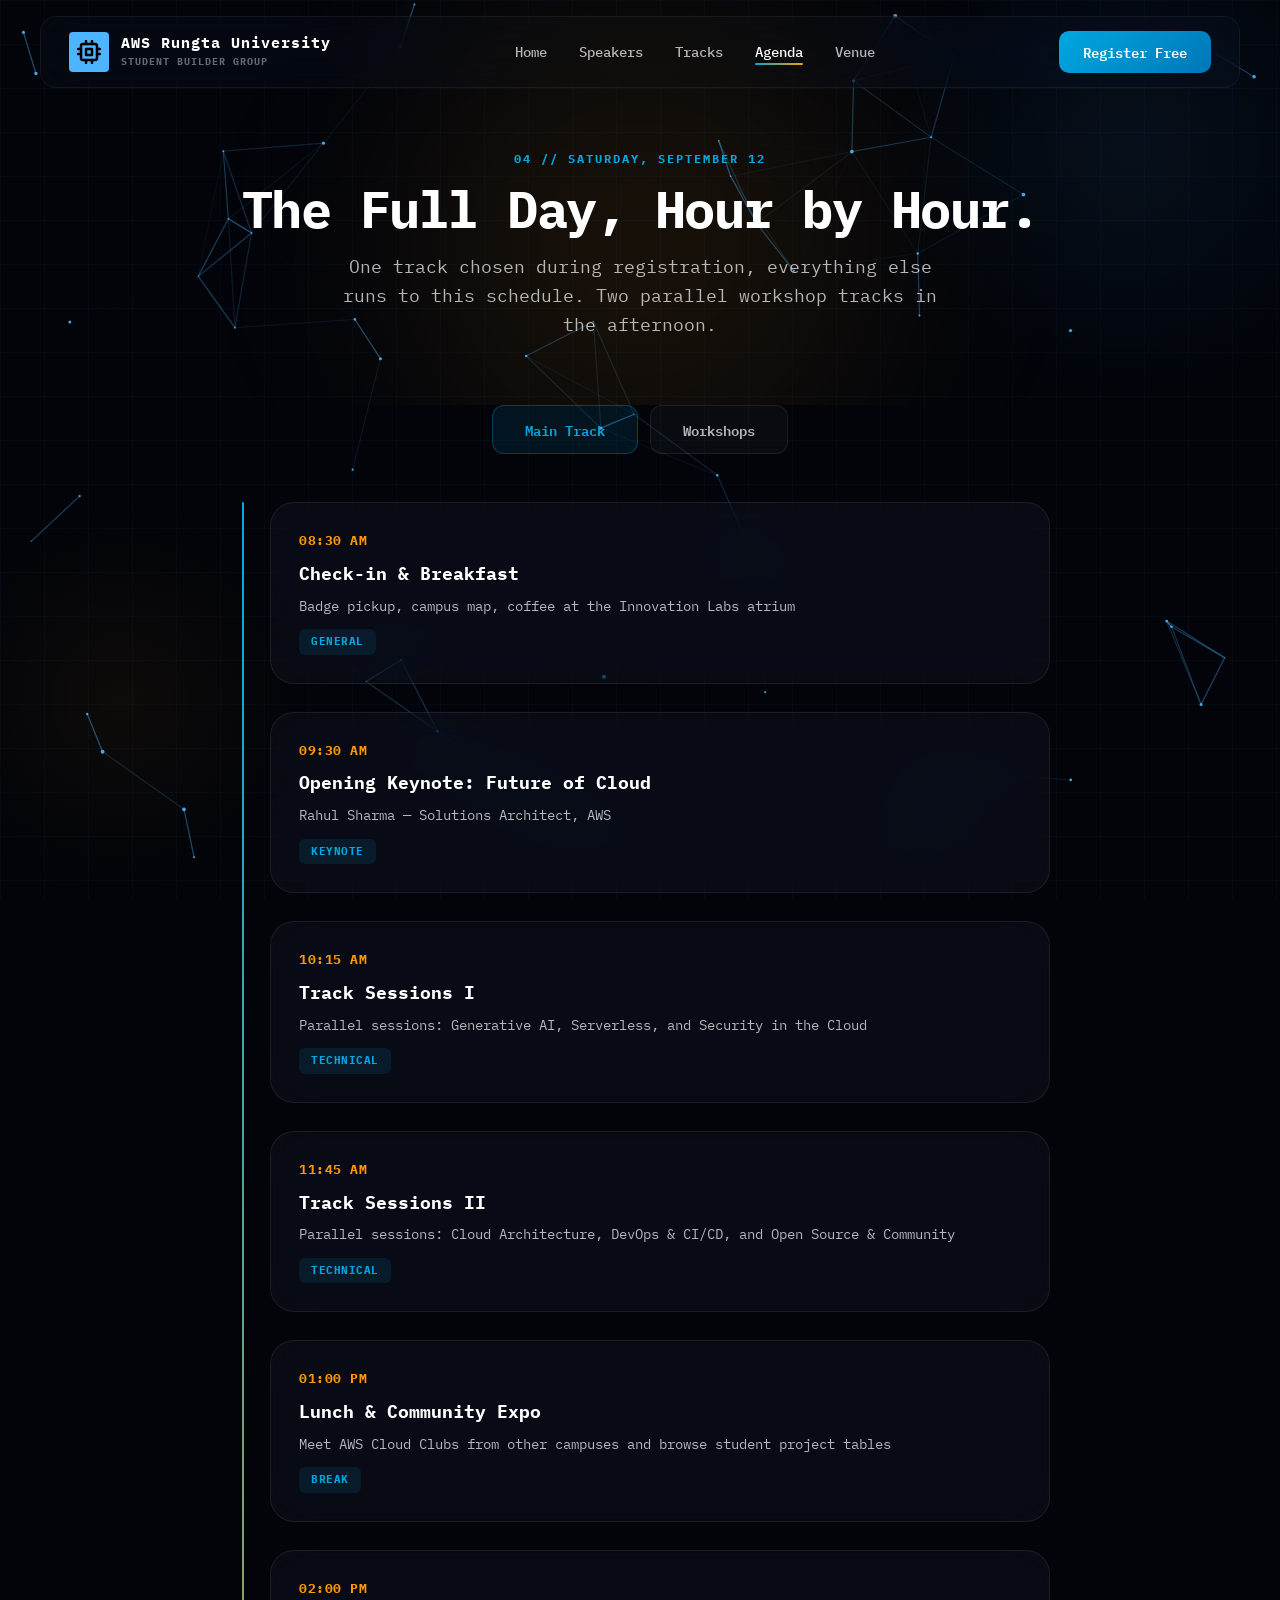
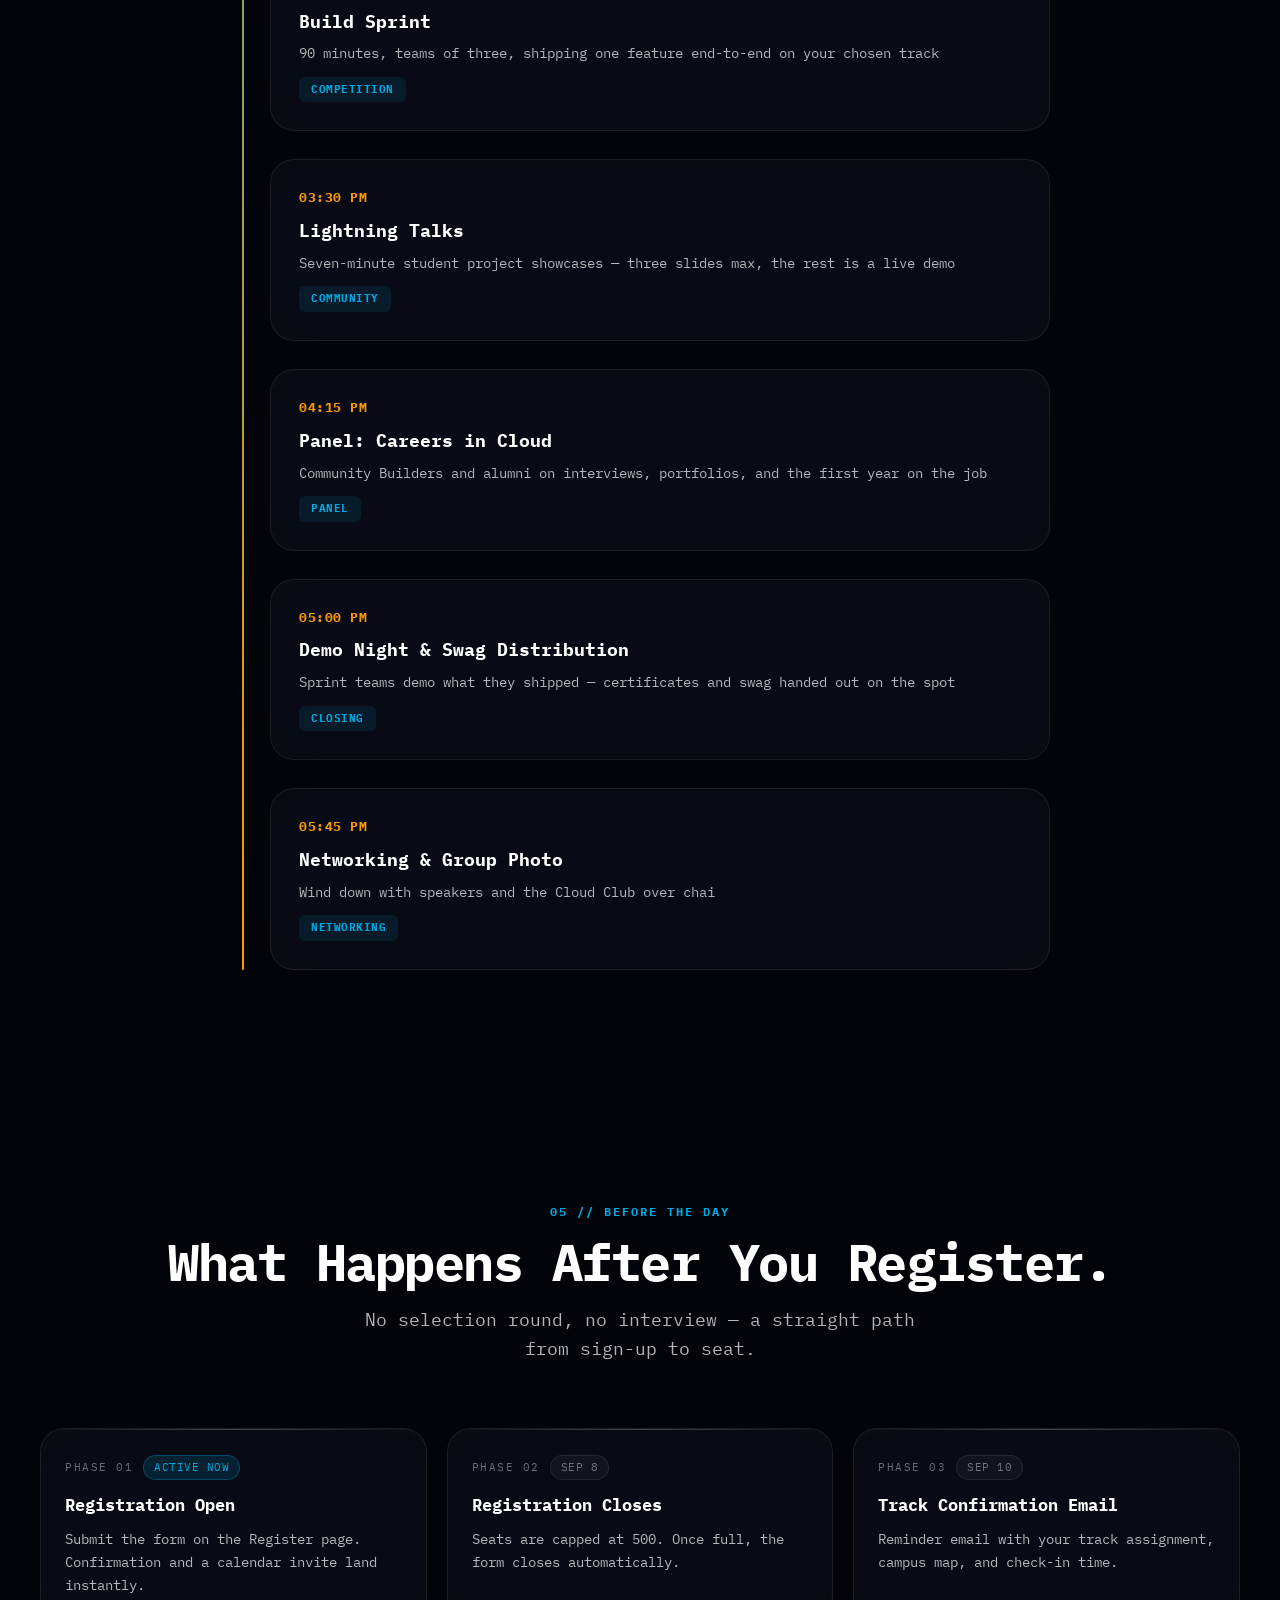
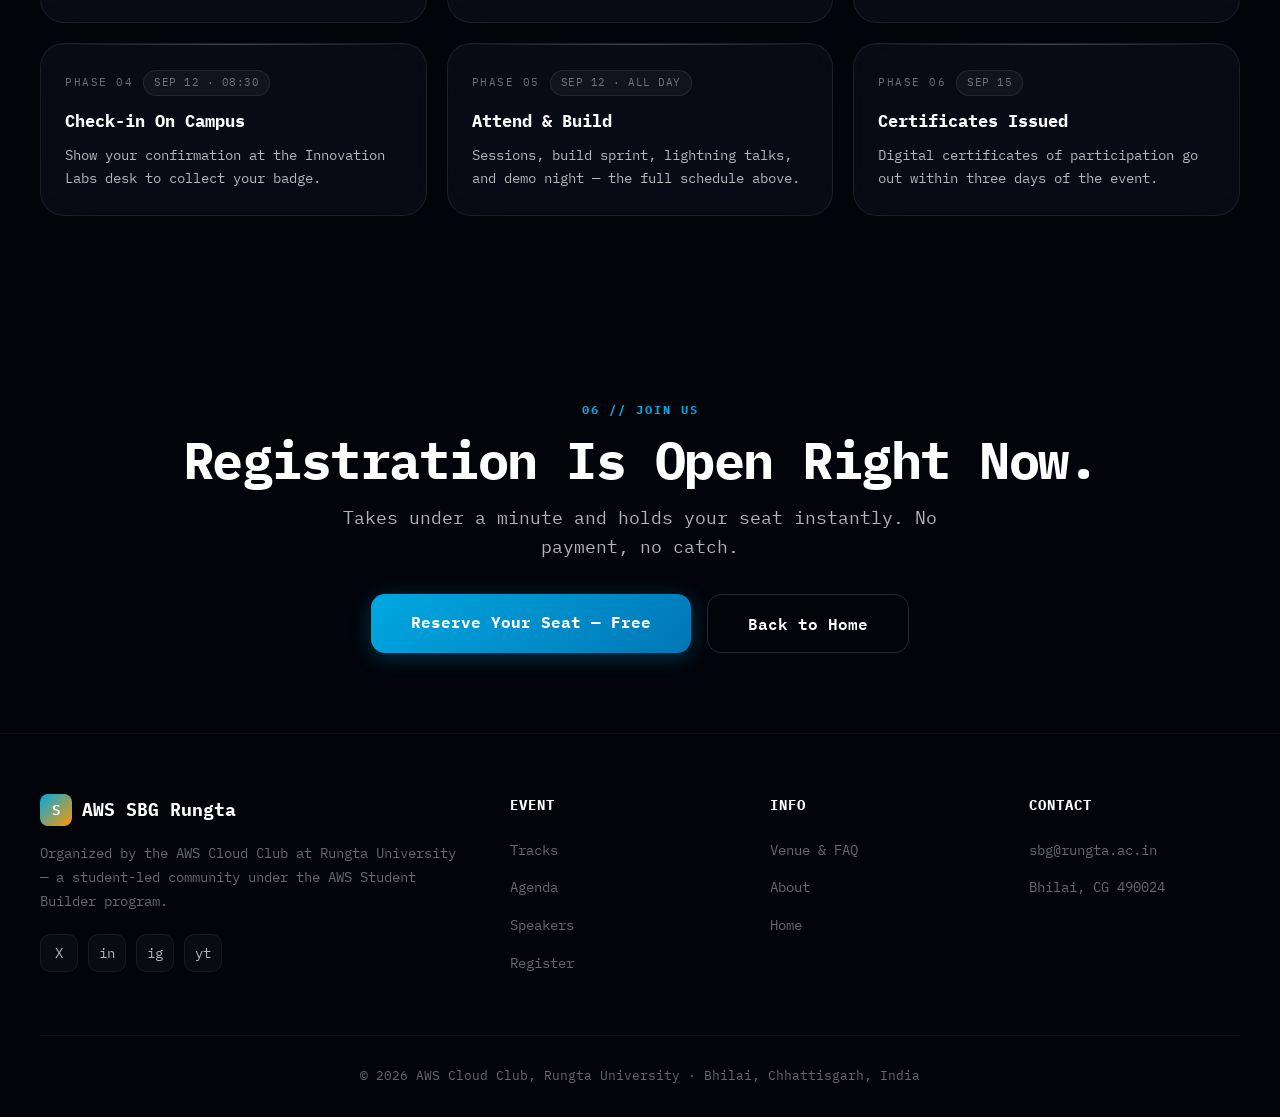
<file: agenda.html>
<!DOCTYPE html>
<html lang="en">
<head>
<meta charset="UTF-8">
<meta name="viewport" content="width=device-width, initial-scale=1.0">
<title>Agenda & Schedule | AWS Student Builder Community Day · Sep 12, 2026</title>
<meta name="description" content="Full schedule for AWS SBG Community Day at Rungta University. Sessions, workshops, build sprint, and demo night — Sep 12, 2026.">
<link href="https://fonts.googleapis.com/css2?family=IBM+Plex+Mono:wght@400;500;600;700&display=swap" rel="stylesheet">
<style>
:root{--font-display:'IBM Plex Mono',monospace;--font-body:'IBM Plex Mono',monospace;--aws-dark:#02040a;--aws-surface:#0a0f1c;--aws-blue:#00A8E1;--aws-orange:#FF9900;--text-primary:#ffffff;--text-secondary:rgba(255,255,255,0.7);--text-muted:rgba(255,255,255,0.4);}
*{margin:0;padding:0;box-sizing:border-box;}html{scroll-behavior:smooth;}
body{font-family:var(--font-body);background:var(--aws-dark);color:var(--text-primary);overflow-x:hidden;line-height:1.6;}
/* BG ANIMATION */
#bg-canvas{position:fixed;top:0;left:0;width:100%;height:100%;z-index:0;pointer-events:none;opacity:1;}
.bg-grid{position:fixed;inset:0;z-index:0;pointer-events:none;background-image:linear-gradient(rgba(77,181,255,0.035) 1px,transparent 1px),linear-gradient(90deg,rgba(77,181,255,0.035) 1px,transparent 1px);background-size:44px 44px;}
.bg-glow{position:fixed;width:500px;height:500px;border-radius:50%;background:radial-gradient(circle,rgba(77,181,255,0.07) 0%,transparent 70%);top:-100px;right:-100px;pointer-events:none;z-index:0;animation:glowDrift 18s ease-in-out infinite alternate;}
.bg-glow2{position:fixed;width:400px;height:400px;border-radius:50%;background:radial-gradient(circle,rgba(255,153,0,0.05) 0%,transparent 70%);bottom:0;left:-80px;pointer-events:none;z-index:0;animation:glowDrift 22s ease-in-out infinite alternate-reverse;}
@keyframes glowDrift{0%{transform:translate(0,0);}100%{transform:translate(40px,60px);}}
nav,.agenda-section,.footer{position:relative;z-index:1;}
.glass{background:rgba(255,255,255,0.03);backdrop-filter:blur(24px) saturate(180%);-webkit-backdrop-filter:blur(24px) saturate(180%);border:1px solid rgba(255,255,255,0.08);border-radius:24px;position:relative;overflow:hidden;transition:all 0.4s cubic-bezier(0.4,0,0.2,1);}
.glass::before{content:'';position:absolute;top:0;left:0;right:0;height:1px;background:linear-gradient(90deg,transparent,rgba(255,255,255,0.25),transparent);z-index:2;}
.glass:hover{border-color:rgba(255,255,255,0.15);box-shadow:0 8px 32px rgba(0,0,0,0.3),inset 0 1px 0 rgba(255,255,255,0.1);}
.nav{position:fixed;top:0;left:0;right:0;z-index:1000;padding:16px 24px;transition:all 0.4s ease;}
.nav.scrolled{padding:12px 24px;}
.nav-inner{max-width:1200px;margin:0 auto;display:flex;align-items:center;justify-content:space-between;padding:14px 28px;background: rgba(22,27,34,0.2);backdrop-filter:blur(20px) saturate(180%);border:1px solid rgba(255,255,255,0.06);border-radius:16px;transition:all 0.4s ease;}
.nav.scrolled .nav-inner{background:rgba(2,4,10,0.2);border-color:rgba(255,255,255,0.1);box-shadow:0 4px 30px rgba(0,0,0,0.4);}
.nav-logo{display:flex;align-items:center;gap:12px;font-family:var(--font-display);font-weight:800;font-size:15px;color:white;text-decoration:none;}
.nav-logo-icon{width:36px;height:36px;background:linear-gradient(135deg,var(--aws-blue),var(--aws-orange));border-radius:10px;display:flex;align-items:center;justify-content:center;font-size:18px;font-weight:900;color:white;}
.nav-links{display:flex;gap:32px;list-style:none;}
.nav-links a{color:var(--text-secondary);text-decoration:none;font-size:14px;font-weight:500;transition:color 0.3s;position:relative;}
.nav-links a:hover,.nav-links a.active{color:var(--text-primary);}
.nav-links a::after{content:'';position:absolute;bottom:-4px;left:0;width:0;height:2px;background:linear-gradient(90deg,var(--aws-blue),var(--aws-orange));transition:width 0.3s ease;border-radius:1px;}
.nav-links a:hover::after,.nav-links a.active::after{width:100%;}
.nav-cta{padding:10px 24px;background:linear-gradient(135deg,var(--aws-blue),#0077b6);color:white;border:none;border-radius:10px;font-family:var(--font-display);font-weight:600;font-size:14px;cursor:pointer;transition:all 0.3s;text-decoration:none;display:inline-block;}
.nav-cta:hover{transform:translateY(-2px);box-shadow:0 8px 25px rgba(0,168,225,0.3);}
.mobile-btn{display:none;background:none;border:none;color:white;font-size:24px;cursor:pointer;}
.mobile-menu{display:none;position:fixed;top:80px;left:24px;right:24px;background:rgba(2,4,10,0.97);backdrop-filter:blur(20px);border:1px solid rgba(255,255,255,0.1);border-radius:16px;padding:20px;z-index:999;flex-direction:column;gap:16px;}
.mobile-menu.open{display:flex;}
.mobile-menu a{color:var(--text-secondary);text-decoration:none;font-size:16px;font-weight:500;padding:8px 0;border-bottom:1px solid rgba(255,255,255,0.05);}
.mobile-menu a:last-child{border-bottom:none;}
section{position:relative;z-index:1;padding:100px 24px;}
.container{max-width:1200px;margin:0 auto;}
.section-header{text-align:center;margin-bottom:64px;}
.section-num{display:inline-block;font-family:var(--font-display);font-size:12px;font-weight:700;color:var(--aws-blue);letter-spacing:2px;margin-bottom:12px;text-transform:uppercase;}
.section-title{font-family:var(--font-display);font-size:clamp(32px,5vw,52px);font-weight:800;letter-spacing:-1.5px;margin-bottom:16px;line-height:1.1;}
.section-desc{font-size:18px;color:var(--text-secondary);max-width:600px;margin:0 auto;}
.btn-primary{padding:16px 40px;background:linear-gradient(135deg,var(--aws-blue),#0077b6);color:white;border:none;border-radius:14px;font-family:var(--font-display);font-weight:700;font-size:16px;cursor:pointer;transition:all 0.3s;box-shadow:0 4px 20px rgba(0,168,225,0.3);text-decoration:none;display:inline-block;}
.btn-primary:hover{transform:translateY(-3px);box-shadow:0 12px 40px rgba(0,168,225,0.4);}
.btn-secondary{padding:16px 40px;background:transparent;color:white;border:1px solid rgba(255,255,255,0.15);border-radius:14px;font-family:var(--font-display);font-weight:600;font-size:16px;cursor:pointer;transition:all 0.3s;text-decoration:none;display:inline-block;}
.btn-secondary:hover{background:rgba(255,255,255,0.05);border-color:rgba(255,255,255,0.3);transform:translateY(-3px);}
.reveal{opacity:0;transform:translateY(40px);transition:all 0.8s cubic-bezier(0.4,0,0.2,1);}
.reveal.visible{opacity:1;transform:translateY(0);}
.delay-1{transition-delay:0.1s;}.delay-2{transition-delay:0.2s;}.delay-3{transition-delay:0.3s;}
.page-header{min-height:45vh;display:flex;align-items:center;justify-content:center;position:relative;z-index:1;padding:140px 24px 60px;overflow:hidden;text-align:center;}
.page-header::before{content:'';position:absolute;width:700px;height:700px;border-radius:50%;background:radial-gradient(circle,rgba(255,153,0,.12) 0%,transparent 70%);top:-100px;left:50%;transform:translateX(-50%);filter:blur(80px);z-index:0;}
.page-header-content{position:relative;z-index:2;max-width:800px;}
/* TIMELINE */
.schedule-tabs{display:flex;gap:12px;justify-content:center;margin-bottom:48px;flex-wrap:wrap;}
.schedule-tab{padding:12px 32px;background:rgba(255,255,255,0.03);border:1px solid rgba(255,255,255,0.08);border-radius:12px;color:var(--text-secondary);font-weight:600;font-size:14px;font-family:var(--font-display);cursor:pointer;transition:all 0.3s;}
.schedule-tab.active,.schedule-tab:hover{background:rgba(0,168,225,0.1);border-color:rgba(0,168,225,0.3);color:var(--aws-blue);}
.timeline{position:relative;padding-left:40px;max-width:820px;margin:0 auto;}
.timeline::before{content:'';position:absolute;left:12px;top:0;bottom:0;width:2px;background:linear-gradient(to bottom,var(--aws-blue),var(--aws-orange));border-radius:1px;}
.timeline-item{position:relative;margin-bottom:28px;padding:28px;}
.timeline-item::before{content:'';position:absolute;left:-35px;top:32px;width:14px;height:14px;background:var(--aws-dark);border:3px solid var(--aws-blue);border-radius:50%;z-index:2;}
.timeline-time{font-size:13px;font-weight:700;font-family:var(--font-display);color:var(--aws-orange);margin-bottom:8px;letter-spacing:0.5px;}
.timeline-title{font-family:var(--font-display);font-size:18px;font-weight:700;margin-bottom:6px;}
.timeline-speaker{font-size:14px;color:var(--text-secondary);}
.timeline-tag{display:inline-block;padding:4px 12px;background:rgba(0,168,225,0.1);border-radius:6px;font-size:11px;font-weight:700;font-family:var(--font-display);text-transform:uppercase;color:var(--aws-blue);margin-top:12px;letter-spacing:0.5px;}
/* PHASES */
.phase-grid{display:grid;grid-template-columns:repeat(3,1fr);gap:20px;}
.phase-card{padding:26px 24px;}
.phase-num{font-family:var(--font-display);font-size:11px;color:var(--text-muted);letter-spacing:1.5px;text-transform:uppercase;margin-bottom:12px;display:flex;align-items:center;gap:10px;}
.phase-status{display:inline-block;padding:3px 10px;border-radius:100px;font-size:11px;font-family:var(--font-display);text-transform:uppercase;letter-spacing:0.5px;}
.phase-status.now{background:rgba(0,168,225,0.14);color:var(--aws-blue);border:1px solid rgba(0,168,225,0.3);}
.phase-status.next{background:rgba(255,255,255,0.04);color:var(--text-muted);border:1px solid rgba(255,255,255,0.08);}
.phase-card h4{font-family:var(--font-display);font-size:1.05rem;font-weight:700;margin-bottom:8px;}
.phase-card p{color:var(--text-secondary);font-size:0.9rem;}
.cta-section{text-align:center;padding:80px 24px;}
.cta-buttons{display:flex;gap:16px;justify-content:center;margin-top:32px;flex-wrap:wrap;}
.footer{padding:60px 24px 30px;border-top:1px solid rgba(255,255,255,0.05);position:relative;z-index:1;}
.footer-grid{display:grid;grid-template-columns:2fr 1fr 1fr 1fr;gap:48px;max-width:1200px;margin:0 auto 48px;}
.footer-brand{font-family:var(--font-display);font-size:18px;font-weight:800;margin-bottom:16px;display:flex;align-items:center;gap:10px;}
.footer-brand-icon{width:32px;height:32px;background:linear-gradient(135deg,var(--aws-blue),var(--aws-orange));border-radius:8px;display:flex;align-items:center;justify-content:center;font-size:14px;color:white;}
.footer-desc{color:var(--text-muted);font-size:14px;line-height:1.7;margin-bottom:20px;}
.footer-social{display:flex;gap:10px;}
.footer-social a{width:38px;height:38px;border-radius:10px;background:rgba(255,255,255,0.03);border:1px solid rgba(255,255,255,0.06);display:flex;align-items:center;justify-content:center;color:var(--text-secondary);text-decoration:none;font-size:14px;transition:all 0.3s;}
.footer-social a:hover{background:var(--aws-blue);color:white;}
.footer-title{font-family:var(--font-display);font-size:14px;font-weight:700;margin-bottom:20px;text-transform:uppercase;letter-spacing:1px;}
.footer-links{list-style:none;}.footer-links li{margin-bottom:12px;}
.footer-links a{color:var(--text-muted);text-decoration:none;font-size:14px;transition:color 0.3s;}
.footer-links a:hover{color:var(--aws-blue);}
.footer-bottom{text-align:center;padding-top:30px;border-top:1px solid rgba(255,255,255,0.05);max-width:1200px;margin:0 auto;color:var(--text-muted);font-size:13px;}
::-webkit-scrollbar{width:8px;}::-webkit-scrollbar-track{background:var(--aws-dark);}::-webkit-scrollbar-thumb{background:rgba(255,255,255,0.1);border-radius:4px;}
@media(max-width:900px){.phase-grid{grid-template-columns:1fr 1fr;}}
@media(max-width:768px){.nav-links,.nav-cta{display:none;}.mobile-btn{display:block;}.timeline{padding-left:30px;}.cta-buttons{flex-direction:column;align-items:center;}.footer-grid{grid-template-columns:1fr 1fr;}section{padding:60px 20px;}}
@media(max-width:560px){.phase-grid{grid-template-columns:1fr;}}

@media(max-width:640px) {
  .nav-brand-sub { display: none !important; }
  .nav-brand-title { font-size: 13px !important; letter-spacing: 0px !important; }
  .nav-logo svg { width: 16px !important; height: 16px !important; }
  .nav-logo > div:first-child { width: 28px !important; height: 28px !important; margin-right: 8px !important; }
  .nav-logo { gap: 6px !important; }
  .nav-inner { padding: 12px 16px !important; }
}
</style>
</head>
<body>

<div class="nav" id="navbar">
  <div class="nav-inner">
    <a href="index.html" class="nav-logo" style="display:flex; align-items:center; gap:12px; text-decoration:none;">
      <div style="width:40px; height:40px; background-color:#4db5ff; border-radius:4px; display:flex; align-items:center; justify-content:center;">
        <svg xmlns="http://www.w3.org/2000/svg" width="24" height="24" viewBox="0 0 24 24" fill="none" stroke="black" stroke-width="2.5" stroke-linecap="round" stroke-linejoin="round">
          <rect x="4" y="4" width="16" height="16" rx="2" ry="2"></rect>
          <rect x="9" y="9" width="6" height="6"></rect>
          <line x1="9" y1="1" x2="9" y2="4"></line>
          <line x1="15" y1="1" x2="15" y2="4"></line>
          <line x1="9" y1="20" x2="9" y2="23"></line>
          <line x1="15" y1="20" x2="15" y2="23"></line>
          <line x1="20" y1="9" x2="23" y2="9"></line>
          <line x1="20" y1="14" x2="23" y2="14"></line>
          <line x1="1" y1="9" x2="4" y2="9"></line>
          <line x1="1" y1="14" x2="4" y2="14"></line>
        </svg>
      </div>
      <div class="nav-brand-text">
        <div style="font-weight:700; letter-spacing:1px; line-height:1.2; color:white; font-size:15px;" class="nav-brand-title">AWS Rungta University</div>
        <div style="font-size:10px; color:var(--text-muted, #8b949e); text-transform:uppercase; letter-spacing:1px; margin-top:2px;" class="nav-brand-sub">Student Builder Group</div>
      </div>
    </a>
    <ul class="nav-links">
      <li><a href="index.html">Home</a></li>
      <li><a href="speakers.html">Speakers</a></li>
      <li><a href="tracks.html">Tracks</a></li>
      <li><a href="agenda.html" class="active">Agenda</a></li>
      <li><a href="venue.html">Venue</a></li>
    </ul>
    <a href="register.html" class="nav-cta">Register Free</a>
    <button class="mobile-btn" onclick="toggleMobile()">☰</button>
  </div>
</div>
<div class="mobile-menu" id="mobileMenu">
  <a href="index.html">Home</a><a href="speakers.html">Speakers</a><a href="tracks.html">Tracks</a>
  <a href="agenda.html">Agenda</a><a href="venue.html">Venue</a><a href="register.html">Register Free</a>
</div>

<section class="page-header">
  <div class="page-header-content reveal">
    <div class="section-num">04 // Saturday, September 12</div>
    <h1 class="section-title">The Full Day, Hour by Hour.</h1>
    <p class="section-desc">One track chosen during registration, everything else runs to this schedule. Two parallel workshop tracks in the afternoon.</p>
  </div>
</section>

<!-- TIMELINE -->
<section style="padding-top:0;">
  <div class="container">
    <div class="schedule-tabs reveal">
      <button class="schedule-tab active" onclick="switchTab(this,'main')">Main Track</button>
      <button class="schedule-tab" onclick="switchTab(this,'workshops')">Workshops</button>
    </div>
    <div class="timeline reveal" id="main">
      <div class="timeline-item glass">
        <div class="timeline-time">08:30 AM</div>
        <div class="timeline-title">Check-in & Breakfast</div>
        <div class="timeline-speaker">Badge pickup, campus map, coffee at the Innovation Labs atrium</div>
        <span class="timeline-tag">General</span>
      </div>
      <div class="timeline-item glass">
        <div class="timeline-time">09:30 AM</div>
        <div class="timeline-title">Opening Keynote: Future of Cloud</div>
        <div class="timeline-speaker">Rahul Sharma — Solutions Architect, AWS</div>
        <span class="timeline-tag">Keynote</span>
      </div>
      <div class="timeline-item glass">
        <div class="timeline-time">10:15 AM</div>
        <div class="timeline-title">Track Sessions I</div>
        <div class="timeline-speaker">Parallel sessions: Generative AI, Serverless, and Security in the Cloud</div>
        <span class="timeline-tag">Technical</span>
      </div>
      <div class="timeline-item glass">
        <div class="timeline-time">11:45 AM</div>
        <div class="timeline-title">Track Sessions II</div>
        <div class="timeline-speaker">Parallel sessions: Cloud Architecture, DevOps & CI/CD, and Open Source & Community</div>
        <span class="timeline-tag">Technical</span>
      </div>
      <div class="timeline-item glass">
        <div class="timeline-time">01:00 PM</div>
        <div class="timeline-title">Lunch & Community Expo</div>
        <div class="timeline-speaker">Meet AWS Cloud Clubs from other campuses and browse student project tables</div>
        <span class="timeline-tag">Break</span>
      </div>
      <div class="timeline-item glass">
        <div class="timeline-time">02:00 PM</div>
        <div class="timeline-title">Build Sprint</div>
        <div class="timeline-speaker">90 minutes, teams of three, shipping one feature end-to-end on your chosen track</div>
        <span class="timeline-tag">Competition</span>
      </div>
      <div class="timeline-item glass">
        <div class="timeline-time">03:30 PM</div>
        <div class="timeline-title">Lightning Talks</div>
        <div class="timeline-speaker">Seven-minute student project showcases — three slides max, the rest is a live demo</div>
        <span class="timeline-tag">Community</span>
      </div>
      <div class="timeline-item glass">
        <div class="timeline-time">04:15 PM</div>
        <div class="timeline-title">Panel: Careers in Cloud</div>
        <div class="timeline-speaker">Community Builders and alumni on interviews, portfolios, and the first year on the job</div>
        <span class="timeline-tag">Panel</span>
      </div>
      <div class="timeline-item glass">
        <div class="timeline-time">05:00 PM</div>
        <div class="timeline-title">Demo Night & Swag Distribution</div>
        <div class="timeline-speaker">Sprint teams demo what they shipped — certificates and swag handed out on the spot</div>
        <span class="timeline-tag">Closing</span>
      </div>
      <div class="timeline-item glass">
        <div class="timeline-time">05:45 PM</div>
        <div class="timeline-title">Networking & Group Photo</div>
        <div class="timeline-speaker">Wind down with speakers and the Cloud Club over chai</div>
        <span class="timeline-tag">Networking</span>
      </div>
    </div>
    <div class="timeline reveal" id="workshops" style="display:none;">
      <div class="timeline-item glass">
        <div class="timeline-time">10:30 AM</div>
        <div class="timeline-title">AWS Account Setup & IAM Basics</div>
        <div class="timeline-speaker">Hands-on lab for complete beginners — no prior AWS experience needed</div>
        <span class="timeline-tag">Beginner</span>
      </div>
      <div class="timeline-item glass">
        <div class="timeline-time">12:00 PM</div>
        <div class="timeline-title">Deploy Your First EC2 Instance</div>
        <div class="timeline-speaker">Step-by-step cloud deployment workshop — Priya Patel, AWS India</div>
        <span class="timeline-tag">Beginner</span>
      </div>
      <div class="timeline-item glass">
        <div class="timeline-time">02:00 PM</div>
        <div class="timeline-title">S3 & CloudFront for Static Hosting</div>
        <div class="timeline-speaker">Build and host a portfolio website with a global CDN</div>
        <span class="timeline-tag">Intermediate</span>
      </div>
      <div class="timeline-item glass">
        <div class="timeline-time">03:30 PM</div>
        <div class="timeline-title">DynamoDB & API Gateway Deep Dive</div>
        <div class="timeline-speaker">Full-stack serverless architecture from scratch — Vikram Rao</div>
        <span class="timeline-tag">Advanced</span>
      </div>
    </div>
  </div>
</section>

<!-- REGISTRATION PHASES -->
<section>
  <div class="container">
    <div class="section-header reveal">
      <div class="section-num">05 // Before the Day</div>
      <h2 class="section-title">What Happens After You Register.</h2>
      <p class="section-desc">No selection round, no interview — a straight path from sign-up to seat.</p>
    </div>
    <div class="phase-grid">
      <div class="phase-card glass reveal"><div class="phase-num">PHASE 01 <span class="phase-status now">Active Now</span></div><h4>Registration Open</h4><p>Submit the form on the Register page. Confirmation and a calendar invite land instantly.</p></div>
      <div class="phase-card glass reveal delay-1"><div class="phase-num">PHASE 02 <span class="phase-status next">Sep 8</span></div><h4>Registration Closes</h4><p>Seats are capped at 500. Once full, the form closes automatically.</p></div>
      <div class="phase-card glass reveal delay-2"><div class="phase-num">PHASE 03 <span class="phase-status next">Sep 10</span></div><h4>Track Confirmation Email</h4><p>Reminder email with your track assignment, campus map, and check-in time.</p></div>
      <div class="phase-card glass reveal"><div class="phase-num">PHASE 04 <span class="phase-status next">Sep 12 · 08:30</span></div><h4>Check-in On Campus</h4><p>Show your confirmation at the Innovation Labs desk to collect your badge.</p></div>
      <div class="phase-card glass reveal delay-1"><div class="phase-num">PHASE 05 <span class="phase-status next">Sep 12 · All Day</span></div><h4>Attend & Build</h4><p>Sessions, build sprint, lightning talks, and demo night — the full schedule above.</p></div>
      <div class="phase-card glass reveal delay-2"><div class="phase-num">PHASE 06 <span class="phase-status next">Sep 15</span></div><h4>Certificates Issued</h4><p>Digital certificates of participation go out within three days of the event.</p></div>
    </div>
  </div>
</section>

<!-- CTA -->
<section class="cta-section">
  <div class="container reveal">
    <div class="section-num">06 // Join Us</div>
    <h2 class="section-title">Registration Is Open Right Now.</h2>
    <p class="section-desc">Takes under a minute and holds your seat instantly. No payment, no catch.</p>
    <div class="cta-buttons">
      <a href="register.html" class="btn-primary">Reserve Your Seat — Free</a>
      <a href="index.html" class="btn-secondary">Back to Home</a>
    </div>
  </div>
</section>

<footer class="footer">
  <div class="footer-grid">
    <div>
      <div class="footer-brand"><div class="footer-brand-icon">S</div>AWS SBG Rungta</div>
      <p class="footer-desc">Organized by the AWS Cloud Club at Rungta University — a student-led community under the AWS Student Builder program.</p>
      <div class="footer-social"><a href="#">X</a><a href="#">in</a><a href="#">ig</a><a href="#">yt</a></div>
    </div>
    <div>
      <div class="footer-title">Event</div>
      <ul class="footer-links"><li><a href="tracks.html">Tracks</a></li><li><a href="agenda.html">Agenda</a></li><li><a href="speakers.html">Speakers</a></li><li><a href="register.html">Register</a></li></ul>
    </div>
    <div>
      <div class="footer-title">Info</div>
      <ul class="footer-links"><li><a href="venue.html">Venue & FAQ</a></li><li><a href="about.html">About</a></li><li><a href="index.html">Home</a></li></ul>
    </div>
    <div>
      <div class="footer-title">Contact</div>
      <ul class="footer-links"><li><a href="mailto:sbg@rungta.ac.in">sbg@rungta.ac.in</a></li><li><a href="#">Bhilai, CG 490024</a></li></ul>
    </div>
  </div>
  <div class="footer-bottom">© 2026 AWS Cloud Club, Rungta University · Bhilai, Chhattisgarh, India</div>
</footer>

<script>
const io=new IntersectionObserver((e)=>{e.forEach(en=>{if(en.isIntersecting)en.target.classList.add('visible')})},{threshold:.1});
document.querySelectorAll('.reveal').forEach(el=>io.observe(el));
window.addEventListener('scroll',()=>{document.getElementById('navbar').classList.toggle('scrolled',window.scrollY>50)});
function toggleMobile(){document.getElementById('mobileMenu').classList.toggle('open')}
function switchTab(btn,id){
  document.querySelectorAll('.schedule-tab').forEach(b=>b.classList.remove('active'));
  btn.classList.add('active');
  document.getElementById('main').style.display=id==='main'?'block':'none';
  document.getElementById('workshops').style.display=id==='workshops'?'block':'none';
}
</script>
<!-- BG LAYERS -->
<div class="bg-grid"></div>
<div class="bg-glow"></div>
<div class="bg-glow2"></div>
<canvas id="bg-canvas"></canvas>

<script>
// ===== NETWORK PARTICLE ANIMATION =====
(function(){
  const canvas = document.getElementById('bg-canvas');
  const ctx    = canvas.getContext('2d');
  const CYAN   = '77,181,255';
  const COUNT  = Math.min(55, Math.floor(window.innerWidth / 22));
  let W, H, pts;

  function resize(){
    W = canvas.width  = window.innerWidth;
    H = canvas.height = window.innerHeight;
  }

  function makePoint(){
    return {
      x:  Math.random() * W,
      y:  Math.random() * H,
      vx: (Math.random() - 0.5) * 0.45,
      vy: (Math.random() - 0.5) * 0.45,
      r:  Math.random() * 1.5 + 0.5
    };
  }

  function init(){
    resize();
    pts = Array.from({length: COUNT}, makePoint);
  }

  function draw(){
    ctx.clearRect(0, 0, W, H);
    pts.forEach(p => {
      p.x += p.vx;
      p.y += p.vy;
      if(p.x < 0 || p.x > W) p.vx *= -1;
      if(p.y < 0 || p.y > H) p.vy *= -1;
    });
    for(let i = 0; i < pts.length; i++){
      for(let j = i+1; j < pts.length; j++){
        const dx   = pts[i].x - pts[j].x;
        const dy   = pts[i].y - pts[j].y;
        const dist = Math.sqrt(dx*dx + dy*dy);
        const MAX  = 140;
        if(dist < MAX){
          ctx.beginPath();
          ctx.moveTo(pts[i].x, pts[i].y);
          ctx.lineTo(pts[j].x, pts[j].y);
          ctx.strokeStyle = `rgba(${CYAN},${(1 - dist/MAX) * 0.6})`;
          ctx.lineWidth   = 1.2;
          ctx.stroke();
        }
      }
    }
    pts.forEach(p => {
      ctx.beginPath();
      ctx.arc(p.x, p.y, p.r, 0, Math.PI * 2);
      ctx.fillStyle = `rgba(${CYAN},0.9)`;
      ctx.fill();
    });
    requestAnimationFrame(draw);
  }

  window.addEventListener('resize', ()=>{ resize(); pts = Array.from({length: COUNT}, makePoint); });
  init();
  draw();
})();
</script>
</body>
</html>
</file>
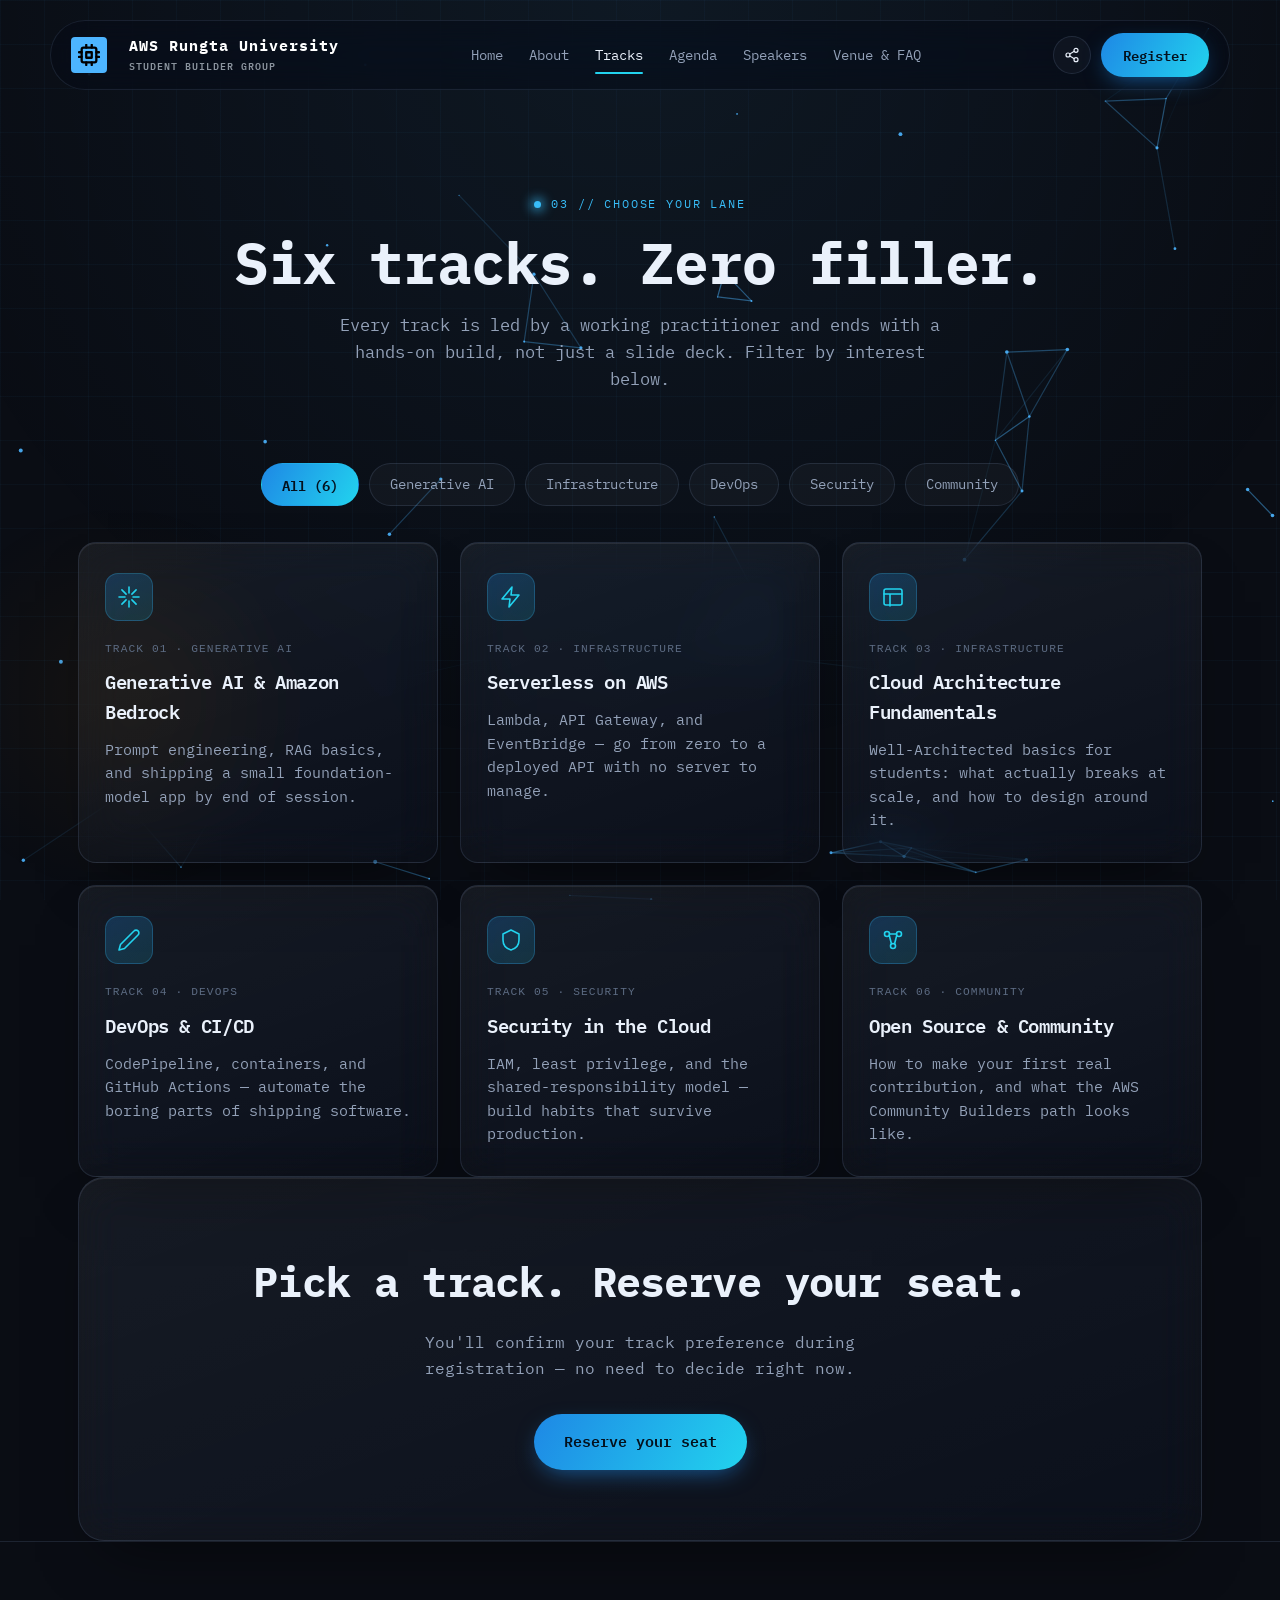
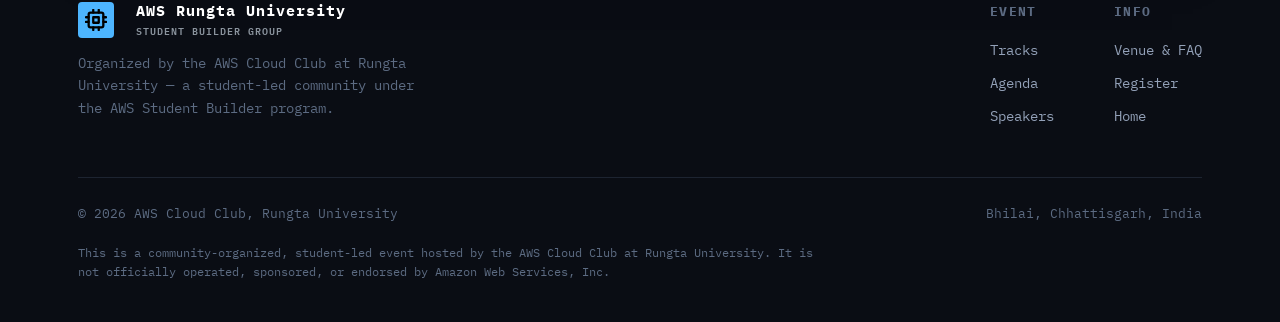
<file: tracks.html>
<!DOCTYPE html>
<html lang="en">
<head>
<meta charset="UTF-8">
<meta name="viewport" content="width=device-width, initial-scale=1.0">
<title>Tracks · AWS Student Builder Community Day</title>
<link href="https://fonts.googleapis.com/css2?family=IBM+Plex+Mono:wght@400;500;600;700&display=swap" rel="stylesheet">
<link rel="stylesheet" href="assets/style.css">
</head>
<body>

<canvas id="aurora"></canvas>
<div class="grain"></div>
<div class="bg-glow-global"></div>
<div class="vignette"></div>

<header id="siteHeader">
  <div class="nav-inner">
    <div class="brand">
      <div style="width:36px; height:36px; background-color:#4db5ff; border-radius:4px; display:flex; align-items:center; justify-content:center; margin-right: 12px;">
        <svg xmlns="http://www.w3.org/2000/svg" width="22" height="22" viewBox="0 0 24 24" fill="none" stroke="black" stroke-width="2.5" stroke-linecap="round" stroke-linejoin="round">
          <rect x="4" y="4" width="16" height="16" rx="2" ry="2"></rect>
          <rect x="9" y="9" width="6" height="6"></rect>
          <line x1="9" y1="1" x2="9" y2="4"></line>
          <line x1="15" y1="1" x2="15" y2="4"></line>
          <line x1="9" y1="20" x2="9" y2="23"></line>
          <line x1="15" y1="20" x2="15" y2="23"></line>
          <line x1="20" y1="9" x2="23" y2="9"></line>
          <line x1="20" y1="14" x2="23" y2="14"></line>
          <line x1="1" y1="9" x2="4" y2="9"></line>
          <line x1="1" y1="14" x2="4" y2="14"></line>
        </svg>
      </div>
      <div class="nav-brand-text">
        <div style="font-weight:700; letter-spacing:1px; line-height:1.2; color:white; font-size:15px;" class="nav-brand-title">AWS Rungta University</div>
        <div style="font-size:10px; color:var(--text-muted, #8b949e); text-transform:uppercase; letter-spacing:1px; margin-top:2px;" class="nav-brand-sub">Student Builder Group</div>
      </div>
    </div>
    <nav class="links">
      <a href="index.html">Home</a>
      <a href="about.html">About</a>
      <a href="tracks.html" class="active">Tracks</a>
      <a href="agenda.html">Agenda</a>
      <a href="speakers.html">Speakers</a>
      <a href="venue.html">Venue &amp; FAQ</a>
    </nav>
    <div style="display:flex;align-items:center;gap:10px;">
      <button class="btn-icon" data-share aria-label="Share this page">
        <svg viewBox="0 0 24 24" fill="none" stroke-width="1.8" stroke-linecap="round" stroke-linejoin="round"><circle cx="18" cy="5" r="3"/><circle cx="6" cy="12" r="3"/><circle cx="18" cy="19" r="3"/><path d="M8.6 13.5l6.8 4M15.4 6.5l-6.8 4"/></svg>
      </button>
      <a href="register.html" class="btn btn-primary">Register</a>
      <div class="burger" id="burger" onclick="toggleMobile()"><span></span><span></span><span></span></div>
    </div>
  </div>
</header>

<div class="mobile-menu glass glass-tight" id="mobileMenu">
  <a href="index.html">Home</a>
  <a href="about.html">About</a>
  <a href="tracks.html" class="active">Tracks</a>
  <a href="agenda.html">Agenda</a>
  <a href="speakers.html">Speakers</a>
  <a href="venue.html">Venue &amp; FAQ</a>
  <a href="register.html">Register</a>
</div>

<main>

  <section class="page-hero wrap">
    <div class="eyebrow" style="justify-content:center;">03 // Choose your lane</div>
    <h1>Six tracks. Zero filler.</h1>
    <p>Every track is led by a working practitioner and ends with a hands-on build, not just a slide deck. Filter by interest below.</p>
  </section>

  <section class="wrap" style="padding-top:0;">
    <div class="tabs">
      <button class="tab active" data-filter="all">All (6)</button>
      <button class="tab" data-filter="ai">Generative AI</button>
      <button class="tab" data-filter="infra">Infrastructure</button>
      <button class="tab" data-filter="ops">DevOps</button>
      <button class="tab" data-filter="security">Security</button>
      <button class="tab" data-filter="community">Community</button>
    </div>

    <div class="track-grid">

      <div class="track-card glass glass-tight reveal" data-cat="ai">
        <div class="track-icon"><svg viewBox="0 0 24 24" fill="none" stroke-width="1.6" stroke-linecap="round" stroke-linejoin="round"><path d="M12 2v6M12 16v6M4.9 4.9l4.2 4.2M14.9 14.9l4.2 4.2M2 12h6M16 12h6M4.9 19.1l4.2-4.2M14.9 9.1l4.2-4.2"/></svg></div>
        <span class="track-tag">TRACK 01 · GENERATIVE AI</span>
        <h3>Generative AI &amp; Amazon Bedrock</h3>
        <p>Prompt engineering, RAG basics, and shipping a small foundation-model app by end of session.</p>
      </div>

      <div class="track-card glass glass-tight reveal" data-cat="infra">
        <div class="track-icon"><svg viewBox="0 0 24 24" fill="none" stroke-width="1.6" stroke-linecap="round" stroke-linejoin="round"><path d="M13 2 3 14h8l-1 8 10-12h-8l1-8Z"/></svg></div>
        <span class="track-tag">TRACK 02 · INFRASTRUCTURE</span>
        <h3>Serverless on AWS</h3>
        <p>Lambda, API Gateway, and EventBridge — go from zero to a deployed API with no server to manage.</p>
      </div>

      <div class="track-card glass glass-tight reveal" data-cat="infra">
        <div class="track-icon"><svg viewBox="0 0 24 24" fill="none" stroke-width="1.6" stroke-linecap="round" stroke-linejoin="round"><rect x="3" y="4" width="18" height="16" rx="2"/><path d="M3 9h18M9 21V9"/></svg></div>
        <span class="track-tag">TRACK 03 · INFRASTRUCTURE</span>
        <h3>Cloud Architecture Fundamentals</h3>
        <p>Well-Architected basics for students: what actually breaks at scale, and how to design around it.</p>
      </div>

      <div class="track-card glass glass-tight reveal" data-cat="ops">
        <div class="track-icon"><svg viewBox="0 0 24 24" fill="none" stroke-width="1.6" stroke-linecap="round" stroke-linejoin="round"><path d="M17 3a2.83 2.83 0 1 1 4 4L7.5 20.5 2 22l1.5-5.5Z"/></svg></div>
        <span class="track-tag">TRACK 04 · DEVOPS</span>
        <h3>DevOps &amp; CI/CD</h3>
        <p>CodePipeline, containers, and GitHub Actions — automate the boring parts of shipping software.</p>
      </div>

      <div class="track-card glass glass-tight reveal" data-cat="security">
        <div class="track-icon"><svg viewBox="0 0 24 24" fill="none" stroke-width="1.6" stroke-linecap="round" stroke-linejoin="round"><path d="M12 2 4 6v6c0 5 3.5 8.7 8 10 4.5-1.3 8-5 8-10V6l-8-4Z"/></svg></div>
        <span class="track-tag">TRACK 05 · SECURITY</span>
        <h3>Security in the Cloud</h3>
        <p>IAM, least privilege, and the shared-responsibility model — build habits that survive production.</p>
      </div>

      <div class="track-card glass glass-tight reveal" data-cat="community">
        <div class="track-icon"><svg viewBox="0 0 24 24" fill="none" stroke-width="1.6" stroke-linecap="round" stroke-linejoin="round"><circle cx="6" cy="6" r="2.5"/><circle cx="18" cy="6" r="2.5"/><circle cx="12" cy="18" r="2.5"/><path d="M8.2 7.2 10.5 16M15.8 7.2 13.5 16M8.5 6h7"/></svg></div>
        <span class="track-tag">TRACK 06 · COMMUNITY</span>
        <h3>Open Source &amp; Community</h3>
        <p>How to make your first real contribution, and what the AWS Community Builders path looks like.</p>
      </div>

    </div>
  </section>

  <div class="wrap">
    <div class="register-banner glass reveal">
      <h2>Pick a track. Reserve your seat.</h2>
      <p>You'll confirm your track preference during registration — no need to decide right now.</p>
      <a href="register.html" class="btn btn-primary btn-lg">Reserve your seat</a>
    </div>
  </div>

</main>

<footer>
  <div class="wrap">
    <div class="footer-grid">
      <div class="footer-brand">
        <div class="brand">
          <div style="width:36px; height:36px; background-color:#4db5ff; border-radius:4px; display:flex; align-items:center; justify-content:center; margin-right: 12px;">
            <svg xmlns="http://www.w3.org/2000/svg" width="22" height="22" viewBox="0 0 24 24" fill="none" stroke="black" stroke-width="2.5" stroke-linecap="round" stroke-linejoin="round">
              <rect x="4" y="4" width="16" height="16" rx="2" ry="2"></rect>
              <rect x="9" y="9" width="6" height="6"></rect>
              <line x1="9" y1="1" x2="9" y2="4"></line>
              <line x1="15" y1="1" x2="15" y2="4"></line>
              <line x1="9" y1="20" x2="9" y2="23"></line>
              <line x1="15" y1="20" x2="15" y2="23"></line>
              <line x1="20" y1="9" x2="23" y2="9"></line>
              <line x1="20" y1="14" x2="23" y2="14"></line>
              <line x1="1" y1="9" x2="4" y2="9"></line>
              <line x1="1" y1="14" x2="4" y2="14"></line>
            </svg>
          </div>
          <div class="nav-brand-text">
            <div style="font-weight:700; letter-spacing:1px; line-height:1.2; color:white; font-size:15px;" class="nav-brand-title">AWS Rungta University</div>
            <div style="font-size:10px; color:var(--text-muted, #8b949e); text-transform:uppercase; letter-spacing:1px; margin-top:2px;" class="nav-brand-sub">Student Builder Group</div>
          </div>
        </div>
        <p>Organized by the AWS Cloud Club at Rungta University — a student-led community under the AWS Student Builder program.</p>
      </div>
      <div class="footer-links">
        <div class="footer-col">
          <h5>Event</h5>
          <a href="tracks.html">Tracks</a>
          <a href="agenda.html">Agenda</a>
          <a href="speakers.html">Speakers</a>
        </div>
        <div class="footer-col">
          <h5>Info</h5>
          <a href="venue.html">Venue &amp; FAQ</a>
          <a href="register.html">Register</a>
          <a href="index.html">Home</a>
        </div>
      </div>
    </div>
    <div class="footer-bottom">
      <span>© 2026 AWS Cloud Club, Rungta University</span>
      <span>Bhilai, Chhattisgarh, India</span>
    </div>
    <p class="disclaimer">This is a community-organized, student-led event hosted by the AWS Cloud Club at Rungta University. It is not officially operated, sponsored, or endorsed by Amazon Web Services, Inc.</p>
  </div>
</footer>

<script src="assets/app.js"></script>
</body>
</html>
</file>
<file: assets/style.css>
:root{
  --void:#0A0D14;
  --void-2:#05070B;
  --panel:#0F1420;
  --panel-2:#131A29;
  --panel-border:rgba(148,178,222,0.14);
  --aws-blue:#1E88E5;
  --aws-blue-deep:#0B4F9E;
  --cyan:#38BDF8;
  --cyan-2:#22D3EE;
  --ice:#EAF1FB;
  --slate:#93A1B8;
  --slate-dim:#5C6B82;
  --success:#34D399;
  --danger:#F87171;
  --radius-lg:26px;
  --radius-md:18px;
  --radius-sm:12px;
  --ease:cubic-bezier(.16,.8,.24,1);
}
*{margin:0;padding:0;box-sizing:border-box;}
html{scroll-behavior:smooth;}
body{
  background:var(--void);
  color:var(--ice);
  font-family:'IBM Plex Mono',monospace;
  -webkit-font-smoothing:antialiased;
  line-height:1.6;
  overflow-x:hidden;
}
::selection{background:var(--aws-blue);color:#fff;}
h1,h2,h3,h4{font-family:'IBM Plex Mono',monospace;letter-spacing:-0.02em;color:var(--ice);}
.mono{font-family:'IBM Plex Mono',monospace;}
a{color:inherit;text-decoration:none;}
img{max-width:100%;display:block;}
button{font-family:inherit;cursor:pointer;border:none;background:none;color:inherit;}

.wrap{max-width:1180px;margin:0 auto;padding:0 28px;}
section{position:relative;padding:120px 0;}
@media(max-width:768px){section{padding:80px 0;} .wrap{padding:0 20px;}}

.eyebrow{
  font-family:'IBM Plex Mono',monospace;font-size:0.72rem;letter-spacing:0.16em;
  text-transform:uppercase;color:var(--cyan);display:inline-flex;align-items:center;gap:10px;margin-bottom:18px;
}
.eyebrow::before{content:'';width:7px;height:7px;border-radius:50%;background:var(--cyan);box-shadow:0 0 12px 2px var(--cyan);}
.grad-text{
  background:linear-gradient(100deg,var(--aws-blue) 10%,var(--cyan-2) 55%,var(--cyan) 90%);
  -webkit-background-clip:text;background-clip:text;color:transparent;
}

/* ---------- ambient background canvas (used on every page) ---------- */
#aurora{position:fixed;top:0;left:0;width:100%;height:100%;z-index:0;pointer-events:none;opacity:1;}
.grain{position:fixed;inset:0;z-index:0;pointer-events:none;background-image:linear-gradient(rgba(77,181,255,0.035) 1px,transparent 1px),linear-gradient(90deg,rgba(77,181,255,0.035) 1px,transparent 1px);background-size:44px 44px;mix-blend-mode:normal;opacity:1;}
.vignette{position:fixed;inset:0;z-index:1;pointer-events:none;background:radial-gradient(circle at 50% 0%,rgba(77,181,255,0.07) 0%,transparent 70%);}
.bg-glow-global{position:fixed;width:400px;height:400px;border-radius:50%;background:radial-gradient(circle,rgba(255,153,0,0.05) 0%,transparent 70%);bottom:0;left:-80px;pointer-events:none;z-index:0;animation:glowDrift 22s ease-in-out infinite alternate-reverse;}
@keyframes glowDrift{0%{transform:translate(0,0);}100%{transform:translate(40px,60px);}}
main{position:relative;z-index:2;}

/* ---------- video background (home hero) ---------- */
.video-bg-wrap{position:absolute;inset:0;overflow:hidden;z-index:0;}
.video-bg-wrap video{
  position:absolute;top:50%;left:50%;min-width:100%;min-height:100%;width:auto;height:auto;
  transform:translate(-50%,-50%);object-fit:cover;filter:saturate(1.15) brightness(0.55);
}
.video-bg-wrap::after{
  content:'';position:absolute;inset:0;
  background:
    linear-gradient(180deg, rgba(5,7,11,0.55) 0%, rgba(5,7,11,0.75) 55%, var(--void) 100%),
    radial-gradient(circle at 50% 30%, rgba(30,136,229,0.18), transparent 60%);
}

/* ---------- liquid glass ---------- */
.glass{
  position:relative;
  background:linear-gradient(160deg, rgba(255,255,255,0.06), rgba(255,255,255,0.015));
  backdrop-filter:blur(22px) saturate(160%);-webkit-backdrop-filter:blur(22px) saturate(160%);
  border:1px solid var(--panel-border);border-radius:var(--radius-lg);
  box-shadow:0 1px 0 rgba(255,255,255,0.08) inset, 0 30px 60px -30px rgba(0,0,0,0.6);
  overflow:hidden;
}
.glass::before{
  content:'';position:absolute;inset:0;border-radius:inherit;
  background:radial-gradient(320px circle at var(--mx,50%) var(--my,0%), rgba(120,190,255,0.16), transparent 60%);
  opacity:0;transition:opacity .4s var(--ease);pointer-events:none;
}
.glass:hover::before{opacity:1;}
.glass-tight{border-radius:var(--radius-md);}

/* ---------- nav ---------- */
header{position:fixed;top:0;left:0;right:0;z-index:100;padding:20px 28px;transition:padding .35s var(--ease);}
header.scrolled{padding:12px 28px;}
.nav-inner{
  max-width:1180px;margin:0 auto;display:flex;align-items:center;justify-content:space-between;padding:12px 20px;
  border-radius:100px;background:rgba(9,12,20,0.55);backdrop-filter:blur(18px) saturate(160%);-webkit-backdrop-filter:blur(18px) saturate(160%);
  border:1px solid rgba(148,178,222,0.12);transition:all .35s var(--ease);
}
header.scrolled .nav-inner{padding:8px 18px;background:rgba(9,12,20,0.8);}
.brand{display:flex;align-items:center;gap:10px;font-weight:600;font-size:0.95rem;white-space:nowrap;}
.brand-mark{
  width:34px;height:34px;border-radius:10px;background:linear-gradient(150deg,var(--aws-blue),var(--cyan-2));
  display:flex;align-items:center;justify-content:center;flex-shrink:0;box-shadow:0 0 22px rgba(56,189,248,0.35);
}
.brand-mark svg{width:18px;height:18px;}
.brand span.sub{color:var(--slate);font-weight:400;font-size:0.78rem;display:block;}

nav.links{display:flex;gap:26px;align-items:center;}
nav.links a{font-size:0.88rem;color:var(--slate);transition:color .2s;position:relative;white-space:nowrap;}
nav.links a:hover, nav.links a.active{color:var(--ice);}
nav.links a.active::after{content:'';position:absolute;left:0;right:0;bottom:-8px;height:2px;background:var(--cyan-2);border-radius:2px;}

.btn{
  display:inline-flex;align-items:center;justify-content:center;gap:8px;padding:11px 22px;border-radius:100px;
  font-size:0.86rem;font-weight:600;transition:transform .25s var(--ease), box-shadow .25s var(--ease), background .25s;white-space:nowrap;
}
.btn-primary{background:linear-gradient(120deg,var(--aws-blue),var(--cyan-2));color:#04101c;box-shadow:0 8px 24px -8px rgba(30,136,229,0.7);}
.btn-primary:hover{transform:translateY(-2px);box-shadow:0 14px 30px -8px rgba(56,189,248,0.6);}
.btn-ghost{border:1px solid var(--panel-border);background:rgba(255,255,255,0.03);color:var(--ice);}
.btn-ghost:hover{border-color:rgba(56,189,248,0.5);background:rgba(56,189,248,0.06);}
.btn-icon{width:38px;height:38px;border-radius:50%;border:1px solid var(--panel-border);background:rgba(255,255,255,0.03);display:flex;align-items:center;justify-content:center;flex-shrink:0;}
.btn-icon:hover{border-color:rgba(56,189,248,0.5);}
.btn-icon svg{width:16px;height:16px;stroke:var(--ice);}

.burger{display:none;width:36px;height:36px;position:relative;flex-shrink:0;}
.burger span{position:absolute;left:8px;right:8px;height:2px;background:var(--ice);border-radius:2px;transition:.3s;}
.burger span:nth-child(1){top:12px;} .burger span:nth-child(2){top:18px;} .burger span:nth-child(3){top:24px;}
.burger.open span:nth-child(1){transform:translateY(6px) rotate(45deg);}
.burger.open span:nth-child(2){opacity:0;}
.burger.open span:nth-child(3){transform:translateY(-6px) rotate(-45deg);}

.mobile-menu{
  position:fixed;top:82px;left:16px;right:16px;z-index:99;padding:14px;border-radius:22px;display:flex;flex-direction:column;gap:2px;
  transform:translateY(-16px);opacity:0;pointer-events:none;transition:all .3s var(--ease);
}
.mobile-menu.open{transform:translateY(0);opacity:1;pointer-events:auto;}
.mobile-menu a{padding:14px 10px;border-bottom:1px solid var(--panel-border);color:var(--ice);font-size:1rem;}
.mobile-menu a:last-of-type{border-bottom:none;}
.mobile-menu a.active{color:var(--cyan);}

@media(max-width:860px){nav.links{display:none;} .burger{display:block;}}

/* ---------- terminal boot line ---------- */
.boot-line{
  max-width:640px;margin:0 auto 28px;padding:10px 16px;border-radius:10px;
  background:rgba(0,0,0,0.35);border:1px solid rgba(56,189,248,0.2);
  font-family:'IBM Plex Mono',monospace;font-size:0.78rem;color:var(--cyan-2);text-align:left;
  white-space:nowrap;overflow:hidden;
}
.boot-line .caret{display:inline-block;width:8px;height:1em;background:var(--cyan-2);margin-left:2px;vertical-align:middle;animation:blink 1s step-end infinite;}
@keyframes blink{50%{opacity:0;}}

/* ---------- page hero (non-home pages) ---------- */
.page-hero{padding:190px 0 70px;text-align:center;}
@media(max-width:768px){.page-hero{padding-top:150px;}}
.page-hero h1{font-size:clamp(2.1rem,5vw,3.6rem);line-height:1.08;margin-bottom:18px;}
.page-hero p{max-width:620px;margin:0 auto;color:var(--slate);font-size:1.05rem;}

/* ---------- hero (home) ---------- */
.hero{padding-top:200px;padding-bottom:90px;text-align:center;}
@media(max-width:768px){.hero{padding-top:160px;}}
.hero h1{font-size:clamp(2.3rem,6.2vw,5.2rem);line-height:1.04;font-weight:700;max-width:920px;margin:0 auto 26px;}
.hero p.lead{max-width:600px;margin:0 auto 42px;color:var(--slate);font-size:1.1rem;}
.cta-row{display:flex;gap:16px;justify-content:center;flex-wrap:wrap;margin-bottom:56px;}
.btn-lg{padding:16px 30px;font-size:0.95rem;}

.countdown{display:inline-flex;gap:10px;padding:18px;border-radius:24px;margin-bottom:22px;}
.countdown .unit{display:flex;flex-direction:column;align-items:center;padding:12px 18px;min-width:78px;border-radius:16px;background:rgba(255,255,255,0.03);border:1px solid rgba(148,178,222,0.1);}
.countdown .unit b{font-family:'IBM Plex Mono',monospace;font-size:1.9rem;font-weight:600;color:var(--ice);}
.countdown .unit span{font-size:0.66rem;letter-spacing:0.12em;color:var(--slate-dim);text-transform:uppercase;margin-top:4px;}
.countdown .colon{align-self:center;color:var(--slate-dim);font-size:1.4rem;font-family:'IBM Plex Mono',monospace;}
@media(max-width:560px){.countdown{gap:6px;padding:12px;} .countdown .unit{min-width:56px;padding:10px 8px;} .countdown .unit b{font-size:1.3rem;}}
.fine-note{color:var(--slate-dim);font-size:0.85rem;}
.fine-note b{color:var(--slate);font-weight:600;}

/* ---------- marquee ---------- */
.marquee-track{display:flex;gap:14px;width:max-content;animation:scroll-left 34s linear infinite;}
@keyframes scroll-left{from{transform:translateX(0);}to{transform:translateX(-50%);}}
.marquee-wrap{
  overflow:hidden;-webkit-mask-image:linear-gradient(90deg,transparent,#000 8%,#000 92%,transparent);
  mask-image:linear-gradient(90deg,transparent,#000 8%,#000 92%,transparent);
  border-top:1px solid var(--panel-border);border-bottom:1px solid var(--panel-border);padding:22px 0;position:relative;z-index:2;
}
.chip{padding:9px 20px;border-radius:100px;white-space:nowrap;background:rgba(255,255,255,0.03);border:1px solid var(--panel-border);font-size:0.85rem;color:var(--slate);font-family:'IBM Plex Mono',monospace;}

/* ---------- section heads ---------- */
.section-head{max-width:640px;margin-bottom:60px;}
.section-head h2{font-size:clamp(1.9rem,3.6vw,2.9rem);margin-bottom:18px;font-weight:600;}
.section-head p{color:var(--slate);font-size:1.02rem;}
.section-head.center{margin-left:auto;margin-right:auto;text-align:center;}

/* ---------- photo banner ---------- */
.photo-banner{
  position:relative;border-radius:var(--radius-lg);overflow:hidden;min-height:320px;
  display:flex;align-items:flex-end;padding:34px;
}
.photo-banner img{position:absolute;inset:0;width:100%;height:100%;object-fit:cover;z-index:0;}
.photo-banner::before{content:'';position:absolute;inset:0;background:linear-gradient(180deg, rgba(10,13,20,0.1) 0%, rgba(6,8,13,0.92) 100%);z-index:1;}
.photo-banner .cap{position:relative;z-index:2;max-width:520px;}
.photo-banner .cap span{font-family:'IBM Plex Mono',monospace;font-size:0.72rem;color:var(--cyan-2);letter-spacing:0.1em;text-transform:uppercase;}
.photo-banner .cap h3{font-size:1.5rem;margin-top:8px;}

/* ---------- about grid ---------- */
.about-grid{display:grid;grid-template-columns:1.1fr 1fr;gap:60px;align-items:center;}
@media(max-width:900px){.about-grid{grid-template-columns:1fr;gap:40px;}}
.about-copy p{color:var(--slate);margin-bottom:18px;font-size:1.02rem;}
.stat-grid{display:grid;grid-template-columns:1fr 1fr;gap:16px;}
.stat-card{padding:26px 22px;text-align:left;}
.stat-card b{display:block;font-family:'IBM Plex Mono',monospace;font-size:2.1rem;font-weight:700;margin-bottom:4px;}
.stat-card span{color:var(--slate-dim);font-size:0.82rem;text-transform:uppercase;letter-spacing:0.08em;}

.pillar-grid{display:grid;grid-template-columns:repeat(4,1fr);gap:20px;}
@media(max-width:900px){.pillar-grid{grid-template-columns:1fr 1fr;}}
@media(max-width:520px){.pillar-grid{grid-template-columns:1fr;}}
.pillar-card{padding:26px 22px;}
.pillar-card span.tag{font-family:'IBM Plex Mono',monospace;font-size:0.7rem;color:var(--slate-dim);letter-spacing:0.1em;text-transform:uppercase;}
.pillar-card h4{font-size:1.05rem;margin:10px 0 8px;}
.pillar-card p{color:var(--slate);font-size:0.9rem;}

/* ---------- benefits grid ---------- */
.benefit-grid{display:grid;grid-template-columns:repeat(3,1fr);gap:18px;}
@media(max-width:900px){.benefit-grid{grid-template-columns:1fr 1fr;}}
@media(max-width:560px){.benefit-grid{grid-template-columns:1fr;}}
.benefit-card{padding:24px 22px;transition:transform .3s var(--ease), border-color .3s;}
.benefit-card:hover{transform:translateY(-4px);border-color:rgba(56,189,248,0.3);}
.benefit-num{font-family:'IBM Plex Mono',monospace;font-size:0.7rem;color:var(--cyan);letter-spacing:0.1em;}
.benefit-card h4{font-size:1rem;margin-top:10px;}

/* ---------- team ---------- */
.team-grid{display:grid;grid-template-columns:repeat(4,1fr);gap:20px;}
@media(max-width:900px){.team-grid{grid-template-columns:1fr 1fr;}}
@media(max-width:480px){.team-grid{grid-template-columns:1fr;}}
.team-card{padding:28px 22px;text-align:center;}
.avatar{
  width:74px;height:74px;border-radius:50%;margin:0 auto 18px;display:flex;align-items:center;justify-content:center;
  font-family:'IBM Plex Mono',monospace;font-weight:700;font-size:1.3rem;color:#04121f;
}
.team-card h4{font-size:1.02rem;margin-bottom:4px;font-weight:600;}
.team-card .role{color:var(--cyan);font-size:0.8rem;margin-bottom:8px;}
.team-card .org{color:var(--slate-dim);font-size:0.78rem;}

/* ---------- tabs (tracks filter) ---------- */
.tabs{display:flex;gap:10px;flex-wrap:wrap;margin-bottom:36px;justify-content:center;}
.tab{
  padding:9px 20px;border-radius:100px;font-size:0.85rem;border:1px solid var(--panel-border);
  background:rgba(255,255,255,0.03);color:var(--slate);transition:all .25s var(--ease);
}
.tab:hover{color:var(--ice);}
.tab.active{background:linear-gradient(120deg,var(--aws-blue),var(--cyan-2));color:#04101c;border-color:transparent;font-weight:600;}

/* ---------- tracks ---------- */
.track-grid{display:grid;grid-template-columns:repeat(3,1fr);gap:22px;}
@media(max-width:900px){.track-grid{grid-template-columns:1fr 1fr;}}
@media(max-width:600px){.track-grid{grid-template-columns:1fr;}}
.track-card{padding:30px 26px;transition:transform .35s var(--ease), border-color .35s, opacity .3s, display .3s;}
.track-card:hover{transform:translateY(-6px);border-color:rgba(56,189,248,0.35);}
.track-card.hidden{display:none;}
.track-icon{
  width:48px;height:48px;border-radius:13px;margin-bottom:20px;
  background:linear-gradient(150deg,rgba(30,136,229,0.25),rgba(34,211,238,0.14));border:1px solid rgba(56,189,248,0.25);
  display:flex;align-items:center;justify-content:center;
}
.track-icon svg{width:24px;height:24px;stroke:var(--cyan-2);}
.track-tag{font-family:'JetBrains Mono',monospace;font-size:0.7rem;color:var(--slate-dim);letter-spacing:0.1em;margin-bottom:10px;display:block;}
.track-card h3{font-size:1.16rem;margin-bottom:10px;font-weight:600;}
.track-card p{color:var(--slate);font-size:0.92rem;}

/* ---------- timeline (agenda + process) ---------- */
.timeline{position:relative;max-width:820px;margin:0 auto;}
.timeline::before{
  content:'';position:absolute;left:104px;top:6px;bottom:6px;width:1px;
  background:linear-gradient(180deg,transparent,rgba(56,189,248,0.35) 8%,rgba(56,189,248,0.35) 92%,transparent);
}
@media(max-width:640px){.timeline::before{left:64px;}}
.t-item{display:grid;grid-template-columns:88px 32px 1fr;gap:0;margin-bottom:6px;position:relative;}
@media(max-width:640px){.t-item{grid-template-columns:48px 26px 1fr;}}
.t-time{font-family:'JetBrains Mono',monospace;color:var(--cyan);font-size:0.85rem;padding-top:22px;}
.t-node{display:flex;justify-content:center;padding-top:24px;}
.t-dot{width:11px;height:11px;border-radius:50%;background:var(--void);border:2px solid var(--cyan-2);box-shadow:0 0 0 4px var(--void-2), 0 0 14px rgba(34,211,238,0.5);z-index:2;}
.t-card{padding:20px 24px;margin-bottom:20px;}
.t-card h4{font-size:1.02rem;margin-bottom:6px;font-weight:600;}
.t-card p{color:var(--slate);font-size:0.9rem;}
.t-badge{display:inline-block;margin-top:10px;font-size:0.68rem;font-family:'JetBrains Mono',monospace;color:var(--slate-dim);letter-spacing:0.08em;text-transform:uppercase;}

/* ---------- phase cards (registration process) ---------- */
.phase-grid{display:grid;grid-template-columns:repeat(3,1fr);gap:20px;}
@media(max-width:900px){.phase-grid{grid-template-columns:1fr 1fr;}}
@media(max-width:560px){.phase-grid{grid-template-columns:1fr;}}
.phase-card{padding:26px 24px;}
.phase-num{font-family:'JetBrains Mono',monospace;font-size:0.72rem;color:var(--slate-dim);letter-spacing:0.1em;}
.phase-status{display:inline-block;margin-left:10px;padding:3px 10px;border-radius:100px;font-size:0.66rem;font-family:'JetBrains Mono',monospace;text-transform:uppercase;letter-spacing:0.06em;}
.phase-status.now{background:rgba(34,211,238,0.14);color:var(--cyan-2);border:1px solid rgba(34,211,238,0.3);}
.phase-status.next{background:rgba(255,255,255,0.04);color:var(--slate);border:1px solid var(--panel-border);}
.phase-card h4{font-size:1.05rem;margin:12px 0 8px;}
.phase-card p{color:var(--slate);font-size:0.9rem;}

/* ---------- venue ---------- */
.venue-grid{display:grid;grid-template-columns:1fr 1fr;gap:40px;align-items:stretch;}
@media(max-width:900px){.venue-grid{grid-template-columns:1fr;}}
.venue-copy h3{font-size:1.6rem;margin-bottom:14px;}
.venue-copy p{color:var(--slate);margin-bottom:22px;}
.venue-list{list-style:none;margin-bottom:26px;}
.venue-list li{display:flex;gap:12px;align-items:flex-start;color:var(--slate);font-size:0.94rem;padding:10px 0;border-bottom:1px solid var(--panel-border);}
.venue-list li svg{width:18px;height:18px;stroke:var(--cyan-2);flex-shrink:0;margin-top:2px;}
.map-card{position:relative;min-height:100%;border-radius:var(--radius-lg);overflow:hidden;}
.map-card img{position:absolute;inset:0;width:100%;height:100%;object-fit:cover;}
.map-card::after{content:'';position:absolute;inset:0;background:linear-gradient(180deg, rgba(6,8,13,0.2), rgba(6,8,13,0.85));}
.pin{position:absolute;bottom:28px;left:28px;right:28px;z-index:2;display:flex;flex-direction:column;gap:10px;}
.pin-dot{width:16px;height:16px;border-radius:50%;background:var(--cyan-2);box-shadow:0 0 0 6px rgba(34,211,238,0.14), 0 0 20px rgba(34,211,238,0.5);animation:pulse 2.4s ease-in-out infinite;}
@keyframes pulse{0%,100%{transform:scale(1);}50%{transform:scale(1.15);}}
.pin span{color:var(--ice);font-weight:600;}
.pin small{color:var(--slate-dim);}

/* ---------- FAQ ---------- */
.faq-item{border-bottom:1px solid var(--panel-border);}
.faq-item:first-child{border-top:1px solid var(--panel-border);}
.faq-q{width:100%;text-align:left;padding:24px 4px;display:flex;justify-content:space-between;align-items:center;font-weight:600;font-size:1.02rem;color:var(--ice);}
.faq-q .plus{width:22px;height:22px;flex-shrink:0;position:relative;margin-left:20px;}
.faq-q .plus::before,.faq-q .plus::after{content:'';position:absolute;background:var(--cyan-2);top:50%;left:50%;transform:translate(-50%,-50%);}
.faq-q .plus::before{width:14px;height:2px;}
.faq-q .plus::after{width:2px;height:14px;transition:transform .3s var(--ease);}
.faq-item.open .plus::after{transform:translate(-50%,-50%) rotate(90deg);opacity:0;}
.faq-a{max-height:0;overflow:hidden;transition:max-height .4s var(--ease);}
.faq-a p{color:var(--slate);padding-bottom:22px;padding-right:40px;font-size:0.95rem;}

/* ---------- register banner (cross-page CTA) ---------- */
.register-banner{text-align:center;padding:70px 40px;}
.register-banner h2{font-size:clamp(1.8rem,4vw,2.6rem);margin-bottom:16px;}
.register-banner p{color:var(--slate);margin-bottom:32px;max-width:520px;margin-left:auto;margin-right:auto;}

/* ---------- registration wizard ---------- */
.wizard{max-width:640px;margin:0 auto;padding:44px;}
@media(max-width:640px){.wizard{padding:26px 20px;}}
.wizard-steps{display:flex;justify-content:space-between;margin-bottom:38px;position:relative;}
.wizard-steps::before{content:'';position:absolute;top:15px;left:5%;right:5%;height:1px;background:var(--panel-border);z-index:0;}
.wstep{position:relative;z-index:1;display:flex;flex-direction:column;align-items:center;gap:8px;flex:1;}
.wstep .dot{width:30px;height:30px;border-radius:50%;background:var(--panel-2);border:1px solid var(--panel-border);display:flex;align-items:center;justify-content:center;font-family:'JetBrains Mono',monospace;font-size:0.8rem;color:var(--slate-dim);transition:all .3s var(--ease);}
.wstep.active .dot{background:linear-gradient(120deg,var(--aws-blue),var(--cyan-2));color:#04101c;border-color:transparent;}
.wstep.done .dot{background:rgba(34,211,238,0.15);border-color:var(--cyan-2);color:var(--cyan-2);}
.wstep span.label{font-size:0.72rem;color:var(--slate-dim);text-align:center;}
.wstep.active span.label{color:var(--ice);}

.step-panel{display:none;}
.step-panel.active{display:block;animation:fadein .4s var(--ease);}
@keyframes fadein{from{opacity:0;transform:translateY(8px);}to{opacity:1;transform:translateY(0);}}

.field{margin-bottom:18px;}
.field label{display:block;font-size:0.8rem;color:var(--slate);margin-bottom:8px;}
.field input,.field select{
  width:100%;padding:13px 14px;border-radius:12px;background:rgba(255,255,255,0.03);border:1px solid var(--panel-border);
  color:var(--ice);font-size:0.92rem;font-family:'Inter',sans-serif;transition:border-color .2s;
}
.field input:focus,.field select:focus{outline:none;border-color:var(--cyan);}
.field select option{background:#0F1420;}
.field-row{display:grid;grid-template-columns:1fr 1fr;gap:14px;}
@media(max-width:480px){.field-row{grid-template-columns:1fr;}}
.field .err{color:var(--danger);font-size:0.76rem;margin-top:6px;display:none;}
.field.invalid input,.field.invalid select{border-color:var(--danger);}
.field.invalid .err{display:block;}

.review-list{list-style:none;margin-bottom:24px;}
.review-list li{display:flex;justify-content:space-between;gap:16px;padding:12px 0;border-bottom:1px solid var(--panel-border);font-size:0.92rem;}
.review-list li span:first-child{color:var(--slate-dim);}
.review-list li span:last-child{color:var(--ice);font-weight:500;text-align:right;}

.wizard-actions{display:flex;justify-content:space-between;gap:14px;margin-top:30px;}
.wizard-actions .btn{flex:1;justify-content:center;}

.success-view{display:none;text-align:center;padding:10px 4px 6px;}
.success-view.show{display:block;}
.success-icon{width:62px;height:62px;border-radius:50%;margin:0 auto 22px;background:rgba(52,211,153,0.12);border:1px solid rgba(52,211,153,0.35);display:flex;align-items:center;justify-content:center;}
.success-view h3{margin-bottom:10px;}
.success-view p{color:var(--slate);margin-bottom:26px;font-size:0.94rem;}
.success-actions{display:flex;flex-direction:column;gap:10px;}

/* ---------- footer ---------- */
footer{padding:60px 0 40px;border-top:1px solid var(--panel-border);position:relative;z-index:2;}
.footer-grid{display:flex;justify-content:space-between;flex-wrap:wrap;gap:30px;margin-bottom:40px;}
.footer-brand p{color:var(--slate-dim);font-size:0.88rem;max-width:340px;margin-top:14px;}
.footer-links{display:flex;gap:60px;flex-wrap:wrap;}
.footer-col h5{font-size:0.8rem;text-transform:uppercase;letter-spacing:0.1em;color:var(--slate-dim);margin-bottom:16px;}
.footer-col a{display:block;color:var(--slate);font-size:0.9rem;margin-bottom:10px;}
.footer-col a:hover{color:var(--cyan);}
.footer-social{display:flex;gap:10px;margin-top:16px;}
.footer-bottom{display:flex;justify-content:space-between;flex-wrap:wrap;gap:12px;padding-top:26px;border-top:1px solid var(--panel-border);color:var(--slate-dim);font-size:0.8rem;}
.disclaimer{color:var(--slate-dim);font-size:0.76rem;max-width:760px;margin-top:18px;line-height:1.6;}

/* ---------- modal (quick register, used site-wide) ---------- */
.modal-overlay{
  position:fixed;inset:0;z-index:200;background:rgba(4,6,12,0.7);backdrop-filter:blur(6px);
  display:flex;align-items:center;justify-content:center;padding:20px;opacity:0;pointer-events:none;transition:opacity .3s var(--ease);
}
.modal-overlay.open{opacity:1;pointer-events:auto;}
.modal{width:100%;max-width:420px;padding:36px;transform:translateY(20px) scale(0.98);opacity:0;transition:all .4s var(--ease);text-align:center;}
.modal-overlay.open .modal{transform:translateY(0) scale(1);opacity:1;}
.modal-close{position:absolute;top:20px;right:20px;width:34px;height:34px;border-radius:50%;background:rgba(255,255,255,0.05);display:flex;align-items:center;justify-content:center;}
.modal h3{font-size:1.4rem;margin-bottom:10px;}
.modal p{color:var(--slate);font-size:0.92rem;margin-bottom:26px;}

/* ---------- reveal ---------- */
.reveal{opacity:0;transform:translateY(28px);transition:opacity .8s var(--ease), transform .8s var(--ease);}
.reveal.in{opacity:1;transform:translateY(0);}

:focus-visible{outline:2px solid var(--cyan);outline-offset:3px;}

@media (prefers-reduced-motion: reduce){
  *{animation-duration:0.001ms !important; animation-iteration-count:1 !important; transition-duration:0.001ms !important;}
  html{scroll-behavior:auto;}
}
</file>
